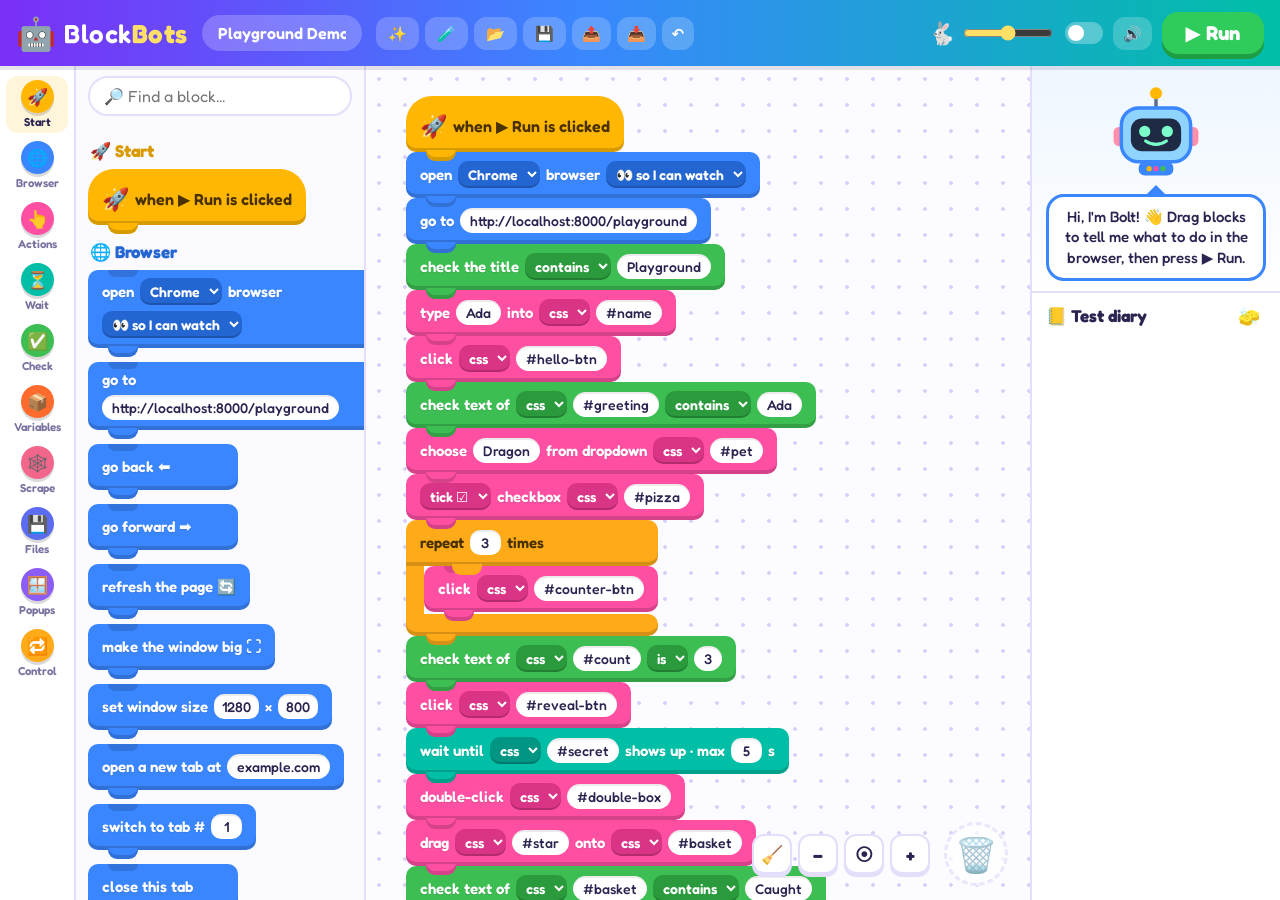
<file: blockly-selenium/static/index.html>
<!doctype html>
<html lang="en">
<head>
  <meta charset="utf-8">
  <meta name="viewport" content="width=device-width, initial-scale=1">
  <title>Block Bots</title>
  <link rel="icon" href="data:image/svg+xml,<svg xmlns='http://www.w3.org/2000/svg' viewBox='0 0 100 100'><text y='.9em' font-size='90'>🤖</text></svg>">
  <link rel="preconnect" href="https://fonts.googleapis.com">
  <link href="https://fonts.googleapis.com/css2?family=Fredoka:wght@400;500;600;700&display=swap" rel="stylesheet">
  <link rel="stylesheet" href="css/style.css">
</head>
<body>
  <header class="topbar">
    <div class="brand">
      <span class="logo">🤖</span>
      <span class="title">Block<b>Bots</b></span>
    </div>
    <input id="name" class="test-name" value="My Test" maxlength="60" spellcheck="false" aria-label="Test name">
    <div class="tools">
      <button id="new" class="tool" title="Start a new test">✨ <span>New</span></button>
      <button id="examples" class="tool" title="Ready-made example tests">🧪 <span>Examples</span></button>
      <button id="open" class="tool" title="Open a saved test">📂 <span>Open</span></button>
      <button id="save" class="tool" title="Save (Ctrl+S)">💾 <span>Save</span></button>
      <button id="export" class="tool icon" title="Download as a file">📤</button>
      <button id="import" class="tool icon" title="Load from a file">📥</button>
      <input id="import-file" type="file" accept=".json,application/json" hidden>
      <button id="undo" class="tool icon" title="Undo (Ctrl+Z)">↶</button>
    </div>
    <div class="run-tools">
      <label class="speed" title="How fast the robot works">
        <span id="speed-icon">🐇</span>
        <input id="speed" type="range" min="0" max="4" step="1">
      </label>
      <label class="toggle" title="Leave the browser open after the test so you can look around">
        <input id="keep-open" type="checkbox"><span class="knob"></span><span class="lbl">keep browser open</span>
      </label>
      <button id="mute" class="tool icon" title="Sound on/off">🔊</button>
      <button id="runner" class="runner-chip" hidden title="The test robot on the server isn't answering. Click to check again.">🔴 robot offline</button>
      <button id="stop" class="stop" title="Stop (Esc)">■ Stop</button>
      <button id="run" class="run" title="Run (Ctrl+Enter)"><span class="play">▶</span> Run</button>
    </div>
  </header>

  <main class="app">
    <nav id="rail" class="rail" aria-label="Block categories"></nav>

    <aside class="palette">
      <input id="search" class="search" placeholder="🔎 Find a block..." spellcheck="false">
      <div id="flyout" class="flyout"></div>
    </aside>

    <section class="canvas-wrap">
      <div id="canvas" class="canvas">
        <div id="sizer" class="sizer"><div id="world" class="world"></div></div>
      </div>
      <div class="canvas-tools">
        <button id="cleanup" title="Tidy up">🧹</button>
        <button id="zoom-out" title="Zoom out">−</button>
        <button id="zoom-reset" title="Normal size">⦿</button>
        <button id="zoom-in" title="Zoom in">+</button>
      </div>
      <div id="trash" class="trash" title="Drop blocks here to delete them">🗑️</div>
    </section>

    <aside class="side">
      <div class="robot-card">
        <svg id="robot" class="robot" viewBox="0 0 120 120" data-mood="idle" aria-hidden="true">
          <line x1="60" y1="16" x2="60" y2="32" stroke="#5B6B8C" stroke-width="4" stroke-linecap="round"/>
          <circle class="antenna" cx="60" cy="13" r="7"/>
          <rect x="11" y="52" width="12" height="22" rx="6" fill="#FF8FAB"/>
          <rect x="97" y="52" width="12" height="22" rx="6" fill="#FF8FAB"/>
          <rect x="20" y="30" width="80" height="62" rx="20" fill="#8FD3FF" stroke="#3A86FF" stroke-width="4"/>
          <rect x="31" y="42" width="58" height="38" rx="13" fill="#1F2A44"/>
          <g class="eyes">
            <circle cx="47" cy="57" r="6.5" fill="#7CFFCB"/>
            <circle cx="73" cy="57" r="6.5" fill="#7CFFCB"/>
          </g>
          <path class="mouth" d="M48 68 Q60 76 72 68" stroke="#7CFFCB" stroke-width="3.5" fill="none" stroke-linecap="round"/>
          <rect x="40" y="92" width="40" height="16" rx="7" fill="#3A86FF"/>
          <circle cx="52" cy="100" r="3" fill="#FFB703"/>
          <circle cx="60" cy="100" r="3" fill="#FF4FA3"/>
          <circle cx="68" cy="100" r="3" fill="#3DBE52"/>
        </svg>
        <div id="bubble" class="bubble">Hi!</div>
      </div>
      <figure id="live" class="live" hidden>
        <div class="win-bar">
          <span class="win-dots"><i></i><i></i><i></i></span>
          <span id="live-url" class="win-url">🤖 Robot's browser</span>
          <button id="live-zoom" class="win-zoom" title="Make it bigger">⤢</button>
        </div>
        <div class="win-body">
          <img id="live-img" alt="What the robot's browser shows right now" hidden>
          <div id="live-empty" class="win-empty">Press <b>▶ Run</b> and watch the robot's Chrome browser right here 👀</div>
        </div>
      </figure>
      <section id="watch" class="watch" hidden>
        <h3>📦 Variables</h3>
        <div id="watch-list" class="watch-list"></div>
      </section>
      <div class="diary-head">
        <h2>📒 Test diary</h2>
        <button id="clear-log" title="Clear">🧽</button>
      </div>
      <ol id="log" class="log"></ol>
    </aside>
  </main>

  <div id="menu" class="menu" hidden></div>

  <dialog id="dialog" class="dialog">
    <h2 id="dialog-title">📂 Open a test</h2>
    <ul id="test-list" class="test-list"></ul>
    <button id="close-dialog" class="tool">Close</button>
  </dialog>

  <div id="toast" class="toast"></div>

  <script type="module" src="js/app.js"></script>
</body>
</html>
</file>
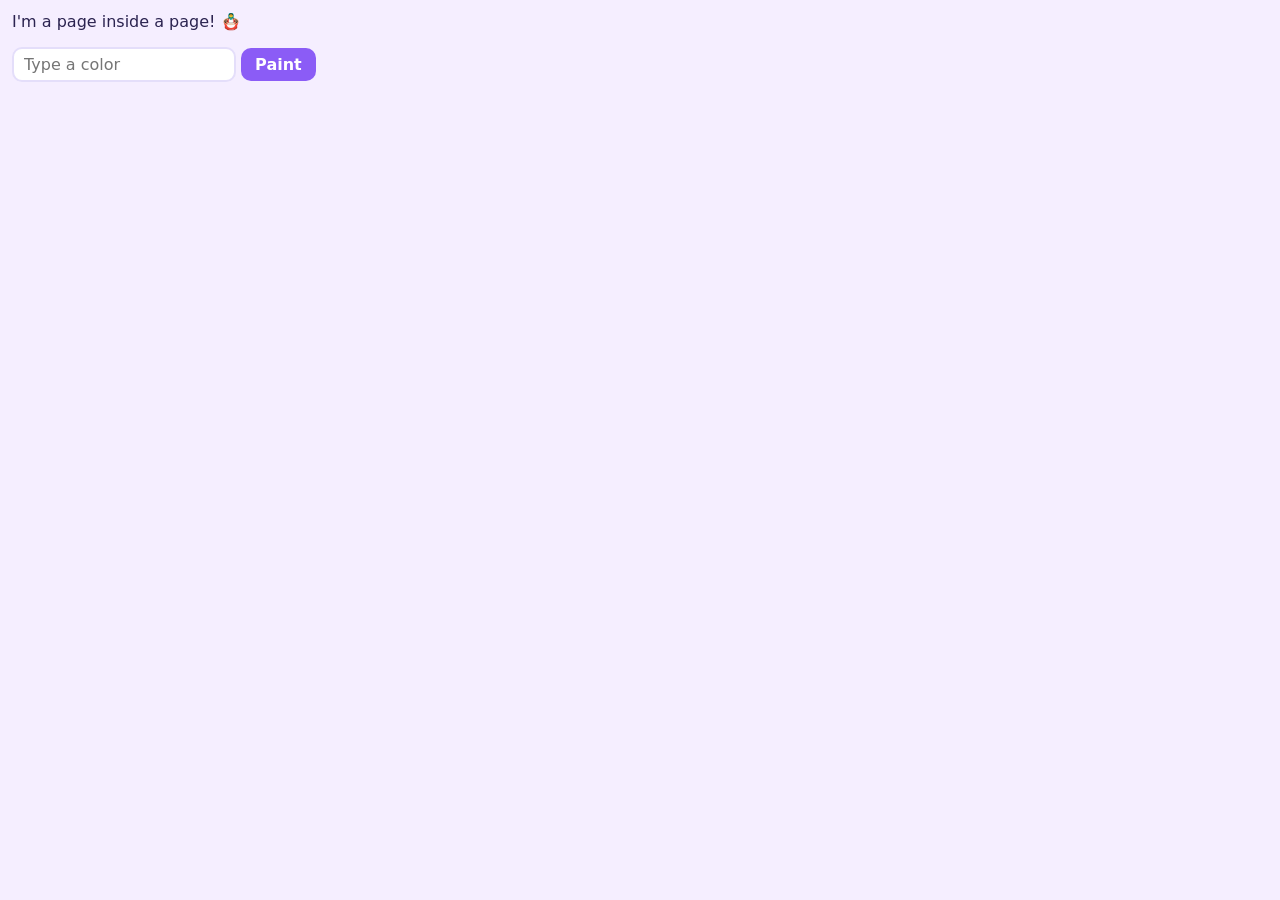
<file: blockly-selenium/static/playground/frame.html>
<!doctype html>
<html lang="en">
<head>
  <meta charset="utf-8">
  <title>Inside the frame</title>
  <style>
    body { margin: 0; padding: 12px; font-family: 'Fredoka', 'Segoe UI', system-ui, sans-serif; background: #F5EEFF; color: #2B2350; }
    input { font: inherit; padding: 6px 10px; border-radius: 10px; border: 2px solid #E4DEFA; }
    button { font: inherit; font-weight: 600; border: 0; border-radius: 10px; padding: 7px 14px; color: #fff; background: #8B5CF6; cursor: pointer; }
    #frame-msg { font-weight: 600; color: #FF4FA3; margin-top: 8px; }
  </style>
</head>
<body>
  <div>I'm a page inside a page! 🪆</div>
  <p><input id="frame-input" placeholder="Type a color"> <button id="frame-btn">Paint</button></p>
  <div id="frame-msg"></div>
  <script>
    document.querySelector('#frame-btn').onclick = () => {
      const c = document.querySelector('#frame-input').value.trim() || 'purple';
      document.body.style.background = c;
      document.querySelector('#frame-msg').textContent = `Painted ${c}! 🎨`;
    };
  </script>
</body>
</html>
</file>
<file: blockly-selenium/static/css/style.css>
:root {
  --bg: #F4F1FF;
  --panel: #FFFFFF;
  --ink: #2B2350;
  --muted: #7A72A0;
  --line: #E4DEFA;
  --grid: #D9D1F7;
  --accent: #8B5CF6;
  --go: #2FCB5B;
  --go-dark: #1E9E42;
  --stop: #FF5470;
  --stop-dark: #D63452;
  --radius: 14px;
  --font: 'Fredoka', 'Segoe UI Rounded', 'Nunito', 'Segoe UI', system-ui, sans-serif;
}

* { box-sizing: border-box; }
html, body { margin: 0; height: 100%; }
body {
  background: var(--bg);
  color: var(--ink);
  font-family: var(--font);
  overflow: hidden;
  -webkit-font-smoothing: antialiased;
}
button { font: inherit; color: inherit; cursor: pointer; }
input, select { font: inherit; }
[hidden] { display: none !important; }

/* ================= top bar ================= */

.topbar {
  height: 66px;
  display: flex;
  align-items: center;
  gap: 14px;
  padding: 0 16px;
  background: linear-gradient(90deg, #7B2FF7 0%, #3A86FF 45%, #00BFA6 100%);
  color: #fff;
  box-shadow: 0 4px 0 rgba(43, 35, 80, .12);
  position: relative;
  z-index: 5;
}
.brand { display: flex; align-items: center; gap: 8px; }
.logo { font-size: 32px; animation: bob 2.4s ease-in-out infinite; display: inline-block; }
.title { font-size: 26px; font-weight: 600; letter-spacing: .5px; }
.title b { color: #FFE066; font-weight: 700; }

.test-name {
  width: 220px;
  border: 0;
  border-radius: 999px;
  padding: 8px 16px;
  background: rgba(255, 255, 255, .22);
  color: #fff;
  font-weight: 600;
  font-size: 16px;
  outline: none;
  transition: background .15s;
}
.test-name:hover, .test-name:focus { background: rgba(255, 255, 255, .35); }

.tools, .run-tools { display: flex; align-items: center; gap: 6px; }
.run-tools { margin-left: auto; gap: 10px; }

.tool {
  border: 0;
  border-radius: 12px;
  padding: 7px 12px;
  background: rgba(255, 255, 255, .2);
  color: #fff;
  font-weight: 600;
  font-size: 15px;
  transition: transform .1s, background .15s;
}
.tool.icon { padding: 7px 10px; }
.tool:hover { background: rgba(255, 255, 255, .34); transform: translateY(-1px); }
.tool:active { transform: translateY(1px) scale(.96); }

.runner-chip {
  border: 0;
  border-radius: 999px;
  padding: 6px 12px;
  font-size: 13px;
  font-weight: 600;
  color: #fff;
  background: rgba(255, 84, 112, .85);
  white-space: nowrap;
  animation: glow-red 1.2s ease-in-out infinite alternate;
}
.runner-chip.ok { background: rgba(255, 255, 255, .22); animation: none; }
@keyframes glow-red { to { box-shadow: 0 0 14px #FF9FB0; } }
/* the little Chrome window showing the robot's (hidden) browser */
.live {
  margin: 10px 12px 4px;
  border-radius: 12px;
  overflow: hidden;
  border: 2px solid #C9C2E8;
  background: #fff;
  box-shadow: 0 4px 0 var(--line);
}
.win-bar {
  display: flex;
  align-items: center;
  gap: 8px;
  padding: 6px 8px;
  background: #ECE8FA;
  border-bottom: 1px solid #DAD3F3;
}
.win-dots { display: flex; gap: 5px; flex: none; }
.win-dots i { width: 10px; height: 10px; border-radius: 50%; background: #FF5F57; }
.win-dots i:nth-child(2) { background: #FEBC2E; }
.win-dots i:nth-child(3) { background: #28C840; }
.win-url {
  flex: 1;
  min-width: 0;
  background: #fff;
  border-radius: 999px;
  padding: 2px 10px;
  font-size: 12px;
  color: var(--muted);
  white-space: nowrap;
  overflow: hidden;
  text-overflow: ellipsis;
}
.win-zoom { flex: none; border: 0; background: none; font-size: 15px; border-radius: 6px; padding: 0 4px; color: var(--muted); }
.win-zoom:hover { background: #fff; color: var(--ink); }
.win-body { position: relative; aspect-ratio: 16 / 10; background: #F7F5FF; }
.win-body:has(> img:not([hidden])) { aspect-ratio: auto; }
.win-body img { display: block; width: 100%; height: auto; cursor: zoom-in; }
.win-empty {
  position: absolute;
  inset: 0;
  display: grid;
  place-items: center;
  text-align: center;
  padding: 12px;
  font-size: 13px;
  color: var(--muted);
}
body.running .live { border-color: #FFB703; box-shadow: 0 0 0 3px rgba(255, 183, 3, .25); }
.live.big {
  position: fixed;
  left: 50%;
  top: 50%;
  transform: translate(-50%, -50%);
  width: min(1100px, calc(100vw - 48px));
  margin: 0;
  z-index: 75;
  box-shadow: 0 0 0 100vmax rgba(43, 35, 80, .55), 0 20px 50px rgba(43, 35, 80, .4);
}
.live.big .win-url { font-size: 14px; }
.live.big .win-body img { cursor: zoom-out; }

.speed { display: flex; align-items: center; gap: 6px; font-size: 22px; }
.speed input { width: 90px; accent-color: #FFE066; cursor: pointer; }

.toggle { display: flex; align-items: center; gap: 6px; cursor: pointer; font-size: 13px; font-weight: 500; user-select: none; }
.toggle input { display: none; }
.toggle .knob {
  width: 38px; height: 22px; border-radius: 999px; background: rgba(255, 255, 255, .3); position: relative; transition: background .2s;
}
.toggle .knob::after {
  content: ''; position: absolute; top: 3px; left: 3px; width: 16px; height: 16px; border-radius: 50%; background: #fff; transition: transform .2s;
}
.toggle input:checked + .knob { background: #FFE066; }
.toggle input:checked + .knob::after { transform: translateX(16px); }
.toggle .lbl { width: 84px; line-height: 1.1; white-space: normal; }

.run, .stop {
  border: 0;
  border-radius: 16px;
  font-weight: 700;
  color: #fff;
  transition: transform .1s, filter .15s;
}
.run {
  font-size: 20px;
  padding: 9px 24px;
  background: var(--go);
  box-shadow: 0 5px 0 var(--go-dark);
}
.run .play { display: inline-block; transition: transform .2s; }
.run:hover { filter: brightness(1.08); transform: translateY(-1px); }
.run:hover .play { transform: scale(1.3); }
.run:active { transform: translateY(4px); box-shadow: 0 1px 0 var(--go-dark); }
.stop {
  font-size: 15px;
  padding: 8px 14px;
  background: var(--stop);
  box-shadow: 0 4px 0 var(--stop-dark);
  display: none;
}
.stop:active { transform: translateY(3px); box-shadow: 0 1px 0 var(--stop-dark); }
body.running .stop { display: inline-block; }
body.running .run { animation: glow 1s ease-in-out infinite alternate; pointer-events: none; }

/* ================= layout ================= */

.app {
  height: calc(100vh - 66px);
  display: grid;
  grid-template-columns: 84px 330px 1fr 300px;
}

.rail {
  background: var(--panel);
  border-right: 2px solid var(--line);
  padding: 10px 6px;
  display: flex;
  flex-direction: column;
  gap: 4px;
  overflow-y: auto;
}
.cat {
  border: 0;
  background: none;
  border-radius: 12px;
  padding: 4px 2px;
  display: flex;
  flex-direction: column;
  align-items: center;
  gap: 2px;
  font-size: 11.5px;
  font-weight: 600;
  color: var(--muted);
  transition: background .15s, color .15s;
}
.cat .dot {
  width: 33px; height: 33px; border-radius: 50%;
  display: grid; place-items: center;
  font-size: 17px;
  background: var(--c);
  box-shadow: 0 3px 0 rgba(0, 0, 0, .15);
  transition: transform .15s;
}
.cat:hover .dot { transform: scale(1.12) rotate(-6deg); }
.cat.active { background: color-mix(in srgb, var(--c) 14%, transparent); color: var(--ink); }
.cat.nudge .dot { animation: wiggle .4s ease-in-out 3; }

.palette {
  background: #FBFAFF;
  border-right: 2px solid var(--line);
  display: flex;
  flex-direction: column;
  min-height: 0;
}
.search {
  margin: 10px 12px 4px;
  border: 2px solid var(--line);
  border-radius: 999px;
  padding: 8px 14px;
  outline: none;
  background: #fff;
  color: var(--ink);
}
.search:focus { border-color: var(--accent); }
.flyout { overflow-y: auto; overflow-x: hidden; padding: 4px 12px 40vh; flex: 1; scroll-behavior: smooth; }
.flyout .block > .row { max-width: 296px; }
.pal-section h3 { margin: 16px 2px 8px; font-size: 17px; font-weight: 700; }
.pal-item { margin-bottom: 14px; }
.flyout .block { cursor: grab; }
.flyout .block input, .flyout .block select, .flyout .block button { pointer-events: none; }

/* ---- variables ---- */
.var-box {
  background: #FFF3EC;
  border: 2px dashed #FFB892;
  border-radius: 14px;
  padding: 10px;
  margin-bottom: 14px;
}
.var-make {
  border: 0;
  border-radius: 10px;
  padding: 6px 12px;
  font-weight: 600;
  color: #fff;
  background: #FF6B2C;
  box-shadow: 0 3px 0 #DB4E12;
  margin-bottom: 8px;
}
.var-make:active { transform: translateY(2px); box-shadow: none; }
.var-chips { display: flex; flex-wrap: wrap; gap: 6px; }
.var-hint { color: var(--muted); font-size: 13px; }
.var-chip, .f-var, .var-float {
  display: inline-flex;
  align-items: center;
  gap: 4px;
  border-radius: 999px;
  padding: 3px 6px 3px 10px;
  font-weight: 600;
  font-size: 14px;
  color: #fff;
  background: #FF6B2C;
  box-shadow: 0 2px 0 #DB4E12;
  cursor: grab;
  touch-action: none;
  white-space: nowrap;
}
.var-chip::before, .f-var::before, .var-float::before { content: '📦'; font-size: 12px; }
.var-chip .x, .f-var .x {
  border: 0;
  background: rgba(255, 255, 255, .25);
  color: #fff;
  width: 18px;
  height: 18px;
  border-radius: 50%;
  font-size: 12px;
  line-height: 1;
  padding: 0;
}
.var-chip .x:hover, .f-var .x:hover { background: rgba(255, 255, 255, .5); }
.f-var { border: 2px solid #fff; padding: 1px 4px 1px 8px; }
.var-float {
  position: fixed;
  z-index: 60;
  pointer-events: none;
  transform: translate(-30%, -50%) rotate(-3deg);
  box-shadow: 0 8px 18px rgba(43, 35, 80, .3);
  padding-right: 12px;
}
.var-target { outline: 4px solid #FF6B2C !important; outline-offset: 2px; animation: bump .3s ease-out; }
.f-file {
  border: 0;
  border-radius: 999px;
  padding: 4px 12px;
  background: #fff;
  color: var(--ink);
  font-weight: 600;
  font-size: 13px;
  max-width: 220px;
  overflow: hidden;
  text-overflow: ellipsis;
  white-space: nowrap;
}
.f-file:hover { box-shadow: 0 0 0 3px rgba(255, 255, 255, .6); }

/* the live 📦 Variables box in the side panel */
.watch { margin: 8px 12px 0; }
.watch h3 { margin: 0 0 4px; font-size: 14px; color: #DB4E12; }
.watch-list { max-height: 150px; overflow-y: auto; display: flex; flex-direction: column; gap: 4px; }
.watch-row { display: flex; gap: 8px; align-items: baseline; background: #FFF3EC; border-radius: 10px; padding: 4px 8px; font-size: 13px; }
.watch-row.flash { animation: watch-flash .8s ease-out; }
.watch-name { font-weight: 700; color: #DB4E12; flex: none; }
.watch-value { min-width: 0; overflow: hidden; text-overflow: ellipsis; white-space: nowrap; }
.watch-value.empty { color: var(--muted); font-style: italic; }
@keyframes watch-flash { from { background: #FFD3B8; } }
.flyout .block:hover { filter: brightness(1.06); transform: translateX(3px); }

/* ================= canvas ================= */

.canvas-wrap { position: relative; min-width: 0; min-height: 0; }
.canvas {
  position: absolute;
  inset: 0;
  overflow: auto;
  background-color: #FCFBFF;
  background-image: radial-gradient(var(--grid) 1.6px, transparent 1.6px);
  background-size: 26px 26px;
}
.sizer { position: relative; }
.world { position: absolute; left: 0; top: 0; transform-origin: 0 0; }
.script { position: absolute; }
.script.loose { opacity: .55; }
.script.loose:hover { opacity: .8; }
.canvas.locked .block input, .canvas.locked .block select { pointer-events: none; }

.canvas-tools {
  position: absolute;
  right: 100px;
  bottom: 26px;
  display: flex;
  gap: 6px;
  z-index: 3;
}
.canvas-tools button {
  width: 40px; height: 40px;
  border: 2px solid var(--line);
  border-radius: 12px;
  background: #fff;
  font-size: 18px;
  font-weight: 700;
  color: var(--ink);
  box-shadow: 0 3px 0 var(--line);
}
.canvas-tools button:hover { border-color: var(--accent); }
.canvas-tools button:active { transform: translateY(2px); box-shadow: none; }

.trash {
  position: absolute;
  right: 22px;
  bottom: 14px;
  width: 64px; height: 64px;
  display: grid; place-items: center;
  font-size: 34px;
  border-radius: 50%;
  background: #fff;
  border: 3px dashed var(--line);
  transition: transform .2s, background .2s, border-color .2s;
  z-index: 3;
  opacity: .7;
}
body.dragging .trash { opacity: 1; }
.trash.open { transform: scale(1.35) rotate(-12deg); background: #FFE3E8; border-color: var(--stop); }

/* ================= blocks ================= */

.stack { display: flex; flex-direction: column; align-items: flex-start; }

.block {
  --c: #999;
  --d: #777;
  --t: #fff;
  position: relative;
  color: var(--t);
  font-weight: 600;
  font-size: 15px;
  user-select: none;
  touch-action: none;
  width: max-content;
  transition: filter .15s, transform .15s;
}
.block > .row {
  position: relative;
  display: flex;
  align-items: center;
  flex-wrap: wrap;
  gap: 6px;
  min-height: 46px;
  min-width: 150px;
  padding: 8px 14px 10px;
  background: var(--c);
  border-radius: 10px;
  box-shadow: inset 0 -4px 0 rgba(0, 0, 0, .16);
  max-width: 560px;
}
/* puzzle tab on the bottom, notch on top */
.block > .row::after {
  content: '';
  position: absolute;
  left: 20px;
  bottom: -9px;
  width: 30px;
  height: 11px;
  background: var(--c);
  border-radius: 0 0 9px 9px;
  box-shadow: inset 0 -4px 0 rgba(0, 0, 0, .16);
  z-index: 2;
}
.block > .row::before {
  content: '';
  position: absolute;
  left: 20px;
  top: 0;
  width: 30px;
  height: 7px;
  background: rgba(0, 0, 0, .14);
  border-radius: 0 0 9px 9px;
}
.stack > .block + .block { margin-top: 0; }
.block.hat > .row {
  border-radius: 26px 26px 10px 10px;
  padding-top: 14px;
  min-height: 56px;
  font-size: 16px;
}
.block.hat > .row::before { display: none; }
.hat-icon { font-size: 22px; animation: bob 1.8s ease-in-out infinite; display: inline-block; }

.lbl { white-space: nowrap; text-shadow: 0 1px 0 rgba(0, 0, 0, .12); }
.block[style*="--t"] .lbl { text-shadow: none; }

.f-text, .f-num {
  border: 0;
  outline: none;
  background: #fff;
  color: var(--ink);
  border-radius: 999px;
  padding: 4px 10px;
  field-sizing: content;
  min-width: 3ch;
  max-width: 340px;
  font-size: 14px;
  font-weight: 500;
  box-shadow: inset 0 2px 0 rgba(0, 0, 0, .08);
  transition: box-shadow .15s;
}
.f-num { text-align: center; border-radius: 10px; padding: 4px 8px; min-width: 2.2em; }
.f-text:focus, .f-num:focus { box-shadow: 0 0 0 3px rgba(255, 255, 255, .7), inset 0 2px 0 rgba(0, 0, 0, .08); }
.f-sel {
  border: 0;
  outline: none;
  background: var(--d);
  color: #fff;
  border-radius: 10px;
  padding: 4px 6px;
  field-sizing: content;
  font-size: 14px;
  font-weight: 600;
  cursor: pointer;
  box-shadow: inset 0 -2px 0 rgba(0, 0, 0, .18);
}
.f-sel option { background: #fff; color: var(--ink); }

/* C-shaped blocks */
.block.c > .row { border-radius: 10px 10px 10px 0; }
.block.c > .row::after { left: 46px; }
.c-body { display: flex; }
.c-arm { width: 18px; background: var(--c); flex: none; }
.c-body > .stack { min-height: 34px; padding-bottom: 2px; }
.c-foot {
  position: relative;
  height: 22px;
  width: 100%;
  min-width: 150px;
  background: var(--c);
  border-radius: 0 10px 10px 10px;
  box-shadow: inset 0 -4px 0 rgba(0, 0, 0, .16);
}
.c-foot::after {
  content: '';
  position: absolute;
  left: 20px;
  bottom: -9px;
  width: 30px;
  height: 11px;
  background: var(--c);
  border-radius: 0 0 9px 9px;
  box-shadow: inset 0 -4px 0 rgba(0, 0, 0, .16);
  z-index: 2;
}
.block.c > .row::after { box-shadow: none; }

.block.unknown > .row { background: #B8B3CC; }

.world .block > .row { cursor: grab; }
.world .block:hover > .row, .world .block:hover > .c-body > .c-arm, .world .block:hover > .c-foot { filter: brightness(1.05); }

/* drop animation */
.block.pop { animation: pop .35s cubic-bezier(.3, 1.6, .5, 1); }

/* dragging */
.drag-float {
  position: fixed;
  z-index: 50;
  pointer-events: none;
  transform-origin: 0 0;
  filter: drop-shadow(0 12px 14px rgba(43, 35, 80, .3));
}
.drag-float > .stack { transform: rotate(2deg); transform-origin: 0 0; }
.drag-float.doomed { opacity: .45; filter: grayscale(.6); }
body.dragging, body.dragging * { cursor: grabbing !important; }

.snap-indicator {
  --c: #FFB703;
  position: fixed;
  height: 6px;
  border-radius: 6px;
  background: var(--c);
  box-shadow: 0 0 0 3px #fff, 0 0 18px var(--c);
  pointer-events: none;
  z-index: 49;
  opacity: 0;
  transform: scaleX(.4);
  transform-origin: left;
  transition: opacity .1s, transform .15s;
}
.snap-indicator.show { opacity: 1; transform: none; }

.poof {
  position: fixed;
  z-index: 60;
  pointer-events: none;
  font-size: 20px;
  animation: poof .6s ease-out forwards;
}

/* run states */
.block.running > .row {
  animation: running .6s ease-in-out infinite alternate;
  outline: 4px solid #FFE066;
  outline-offset: 2px;
}
.block.running { animation: bump .3s ease-out; }
.block.pass > .row { outline: 3px solid #3DBE52; outline-offset: 2px; }
.block.fail > .row { outline: 4px solid var(--stop); outline-offset: 2px; animation: shake .45s ease-in-out; }
.block.stopped > .row { outline: 3px dashed #B8B3CC; outline-offset: 2px; }
.badge {
  position: absolute;
  right: -11px;
  top: -11px;
  width: 24px; height: 24px;
  border-radius: 50%;
  display: grid; place-items: center;
  font-size: 14px;
  font-weight: 700;
  color: #fff;
  border: 2px solid #fff;
  z-index: 3;
  animation: pop .35s cubic-bezier(.3, 1.6, .5, 1);
}
.block.pass > .row > .badge { background: #3DBE52; }
.block.fail > .row > .badge { background: var(--stop); }
.why {
  position: absolute;
  left: calc(100% + 18px);
  top: 50%;
  transform: translateY(-50%);
  width: max-content;
  max-width: 320px;
  background: #fff;
  color: var(--stop-dark);
  border: 3px solid var(--stop);
  border-radius: 14px;
  padding: 8px 12px;
  font-size: 14px;
  font-weight: 600;
  box-shadow: 0 6px 16px rgba(255, 84, 112, .25);
  z-index: 4;
  white-space: normal;
  animation: pop .35s cubic-bezier(.3, 1.6, .5, 1);
}
.why::before {
  content: '';
  position: absolute;
  left: -11px;
  top: 50%;
  margin-top: -8px;
  border: 8px solid transparent;
  border-right-color: var(--stop);
  border-left: 0;
}

/* ================= side panel ================= */

.side {
  background: var(--panel);
  border-left: 2px solid var(--line);
  display: flex;
  flex-direction: column;
  min-height: 0;
}
.robot-card {
  padding: 16px 14px 10px;
  display: flex;
  flex-direction: column;
  align-items: center;
  gap: 8px;
  background: linear-gradient(180deg, #EEF6FF, #fff);
  border-bottom: 2px solid var(--line);
}
.robot { width: 104px; height: 104px; overflow: visible; }
.robot .antenna { fill: #FFB703; transition: fill .3s; }
.robot[data-mood="happy"] { animation: hop .5s ease-in-out 3; }
.robot[data-mood="happy"] .antenna { fill: #3DBE52; }
.robot[data-mood="sad"] { animation: shake .5s ease-in-out; }
.robot[data-mood="sad"] .antenna { fill: var(--stop); }
.robot[data-mood="thinking"] .antenna { fill: #3A86FF; animation: blink-light .5s ease-in-out infinite alternate; }
.robot .eyes { transform-origin: 60px 57px; animation: blink 4s infinite; }
.robot[data-mood="sad"] .eyes circle { fill: #FF9FB0; }

.bubble {
  position: relative;
  background: #fff;
  border: 3px solid #3A86FF;
  border-radius: 18px;
  padding: 10px 14px;
  font-size: 15px;
  font-weight: 500;
  line-height: 1.35;
  text-align: center;
  min-height: 46px;
  width: 100%;
}
.bubble::before {
  content: '';
  position: absolute;
  top: -12px;
  left: 50%;
  margin-left: -10px;
  border: 10px solid transparent;
  border-bottom-color: #3A86FF;
  border-top: 0;
}
.bubble.pulse { animation: pop .35s cubic-bezier(.3, 1.6, .5, 1); }

.diary-head { display: flex; align-items: center; justify-content: space-between; padding: 10px 14px 4px; }
.diary-head h2 { margin: 0; font-size: 17px; }
.diary-head button { border: 0; background: none; font-size: 18px; border-radius: 8px; padding: 2px 6px; }
.diary-head button:hover { background: var(--bg); }

.log { list-style: none; margin: 0; padding: 4px 10px 20px; overflow-y: auto; flex: 1; }
.log li {
  display: flex;
  gap: 8px;
  align-items: flex-start;
  padding: 7px 10px;
  margin-bottom: 6px;
  border-radius: 12px;
  background: #F2FBF4;
  font-size: 14px;
  line-height: 1.35;
  animation: slide-in .25s ease-out;
  word-break: break-word;
}
.log li.info { background: #EEF4FF; }
.log li.fail { background: #FFECEF; color: var(--stop-dark); font-weight: 500; }
.log li.win { background: linear-gradient(90deg, #FFF4C2, #FFE3F1); font-weight: 600; }
.log li.shot { background: #F5EEFF; }
.log li.scraped { background: #FFF0F4; display: flex; }
.scr-head { display: flex; align-items: center; gap: 6px; margin-bottom: 4px; }
.scr-head b { color: #D1456C; }
.scr-kind { color: var(--muted); font-size: 12px; }
.scr-head button, .inline-btn {
  margin-left: auto;
  border: 0;
  border-radius: 8px;
  padding: 2px 8px;
  font-size: 12px;
  font-weight: 600;
  background: #F2668B;
  color: #fff;
}
.inline-btn { margin: 4px 0 0; display: inline-block; background: var(--accent); }
.scr-text {
  background: #fff;
  border-radius: 8px;
  padding: 4px 8px;
  display: -webkit-box;
  -webkit-line-clamp: 4;
  -webkit-box-orient: vertical;
  overflow: hidden;
}
.scr-list { margin: 0; padding: 4px 8px 4px 26px; background: #fff; border-radius: 8px; }
.log .scr-list li { display: list-item; padding: 1px 0; margin: 0; background: none; border-radius: 0; animation: none; font-size: 13px; }
.scr-table { overflow-x: auto; background: #fff; border-radius: 8px; }
.scr-table table { border-collapse: collapse; font-size: 12px; width: 100%; }
.scr-table th, .scr-table td { padding: 3px 6px; border-bottom: 1px solid var(--line); text-align: left; white-space: nowrap; }
.scr-table th { background: #FFE3EB; }
.scr-more { color: var(--muted); font-size: 12px; padding: 2px 6px; }
.log .txt { flex: 1; }
.log .ico { flex: none; }
.log .txt { min-width: 0; }
.log img { display: block; margin-top: 6px; width: 100%; border-radius: 8px; border: 2px solid var(--line); }

/* ================= menus, dialogs, toast ================= */

.menu {
  position: fixed;
  z-index: 70;
  background: #fff;
  border: 2px solid var(--line);
  border-radius: 14px;
  padding: 6px;
  box-shadow: 0 10px 24px rgba(43, 35, 80, .18);
  display: flex;
  flex-direction: column;
  min-width: 170px;
  animation: pop .2s ease-out;
}
.menu button { border: 0; background: none; text-align: left; padding: 8px 12px; border-radius: 9px; font-weight: 500; }
.menu button:hover { background: var(--bg); }

.dialog {
  border: 0;
  border-radius: 22px;
  padding: 22px;
  width: min(420px, calc(100vw - 32px));
  color: var(--ink);
  font-family: var(--font);
  box-shadow: 0 20px 50px rgba(43, 35, 80, .3);
}
.dialog::backdrop { background: rgba(43, 35, 80, .35); }
.dialog h2 { margin: 0 0 12px; }
.dialog .tool { background: var(--accent); margin-top: 12px; }
.test-list { list-style: none; padding: 0; margin: 0; max-height: 50vh; overflow-y: auto; }
.test-list li { display: flex; gap: 6px; margin-bottom: 8px; }
.test-list .empty { color: var(--muted); }
.open-test {
  flex: 1;
  text-align: left;
  border: 2px solid var(--line);
  border-radius: 12px;
  background: #fff;
  padding: 10px 12px;
  font-weight: 600;
}
.open-test:hover { border-color: var(--accent); background: #F7F3FF; }
.open-test small { display: block; font-weight: 400; color: var(--muted); margin-top: 2px; }
.del-test { border: 0; background: none; border-radius: 10px; padding: 0 8px; }
.del-test:hover { background: #FFECEF; }

.toast {
  position: fixed;
  left: 50%;
  bottom: 28px;
  transform: translate(-50%, 120px);
  background: var(--ink);
  color: #fff;
  padding: 10px 18px;
  border-radius: 999px;
  font-weight: 600;
  transition: transform .3s cubic-bezier(.3, 1.4, .5, 1);
  z-index: 80;
}
.toast.show { transform: translate(-50%, 0); }

.confetti { position: fixed; inset: 0; pointer-events: none; z-index: 90; }

/* ================= animations ================= */

@keyframes bob { 50% { transform: translateY(-4px) rotate(-4deg); } }
@keyframes pop { 0% { transform: scale(.7); } 100% { transform: scale(1); } }
@keyframes bump { 50% { transform: scale(1.05); } }
@keyframes running { from { filter: brightness(1); } to { filter: brightness(1.18); } }
@keyframes shake { 20%, 60% { transform: translateX(-6px); } 40%, 80% { transform: translateX(6px); } }
@keyframes wiggle { 25% { transform: rotate(-14deg) scale(1.15); } 75% { transform: rotate(14deg) scale(1.15); } }
@keyframes hop { 50% { transform: translateY(-12px); } }
@keyframes blink { 0%, 94%, 100% { transform: scaleY(1); } 97% { transform: scaleY(.1); } }
@keyframes blink-light { to { fill: #8FD3FF; } }
@keyframes glow { to { box-shadow: 0 5px 0 var(--go-dark), 0 0 22px #9CFFB9; } }
@keyframes slide-in { from { opacity: 0; transform: translateX(14px); } }
@keyframes poof {
  from { transform: translate(-50%, -50%) scale(1); opacity: 1; }
  to { transform: translate(calc(-50% + var(--dx)), calc(-50% + var(--dy))) scale(.3); opacity: 0; }
}

/* ================= smaller screens ================= */

@media (max-width: 1280px) {
  .app { grid-template-columns: 76px 290px 1fr 250px; }
  .toggle .lbl, .tool span { display: none; }
  .test-name { width: 160px; }
}
@media (max-width: 960px) {
  .app { grid-template-columns: 70px 260px 1fr; }
  .side { display: none; }
  .title { display: none; }
}
@media (prefers-reduced-motion: reduce) {
  *, *::before, *::after { animation: none !important; transition: none !important; }
}
</file>
